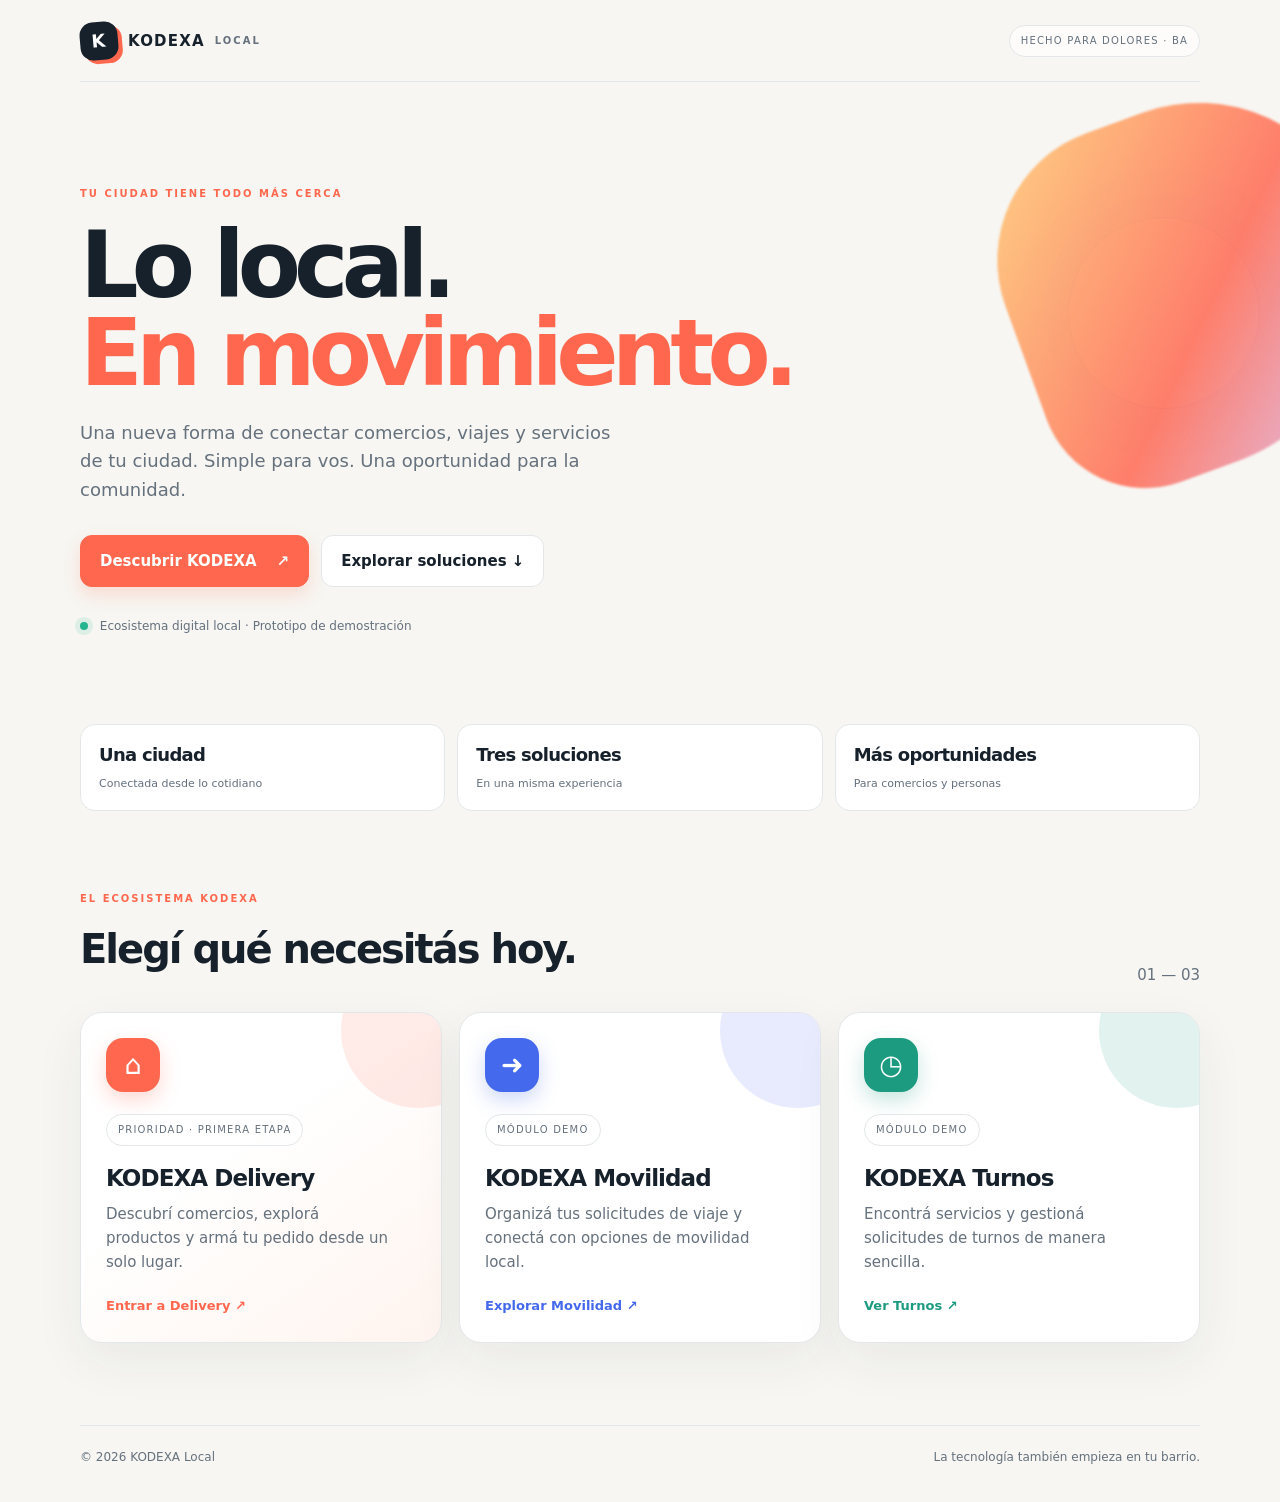
<file: index.html>
<!doctype html>
<html lang="es">
<head>
  <meta charset="utf-8">
  <meta name="viewport" content="width=device-width,initial-scale=1">
  <meta name="theme-color" content="#f7f6f2">
  <meta name="description" content="KODEXA Local: comprá, movete y organizá tu día con soluciones digitales locales.">
  <link rel="manifest" href="manifest.webmanifest">
  <link rel="stylesheet" href="packages/ui/styles.css">
  <title>KODEXA Local — Tu ciudad, más conectada</title>
</head>
<body>
<main class="shell">
  <nav class="top">
    <a class="brand" href="./"><span class="brand-mark">K</span>KODEXA <small>LOCAL</small></a>
    <span class="pill">HECHO PARA DOLORES · BA</span>
  </nav>
  <section class="hero">
    <p class="eyebrow">TU CIUDAD TIENE TODO MÁS CERCA</p>
    <h1>Lo local.<br><span>En movimiento.</span></h1>
    <p class="lead">Una nueva forma de conectar comercios, viajes y servicios de tu ciudad. Simple para vos. Una oportunidad para la comunidad.</p>
    <div class="hero-actions">
      <a class="btn primary" href="apps/delivery/">Descubrir KODEXA <b>↗</b></a>
      <a class="btn ghost" href="#ecosistema">Explorar soluciones ↓</a>
    </div>
    <div class="hero-note"><i></i> Ecosistema digital local · Prototipo de demostración</div>
  </section>
  <div class="stats-strip" aria-label="El ecosistema KODEXA">
    <div class="mini-stat"><strong>Una ciudad</strong><span>Conectada desde lo cotidiano</span></div>
    <div class="mini-stat"><strong>Tres soluciones</strong><span>En una misma experiencia</span></div>
    <div class="mini-stat"><strong>Más oportunidades</strong><span>Para comercios y personas</span></div>
  </div>
  <section id="ecosistema" class="section">
    <div class="section-head">
      <div><p class="eyebrow">EL ECOSISTEMA KODEXA</p><h2>Elegí qué necesitás hoy.</h2></div>
      <span class="muted">01 — 03</span>
    </div>
    <div class="app-grid">
      <a class="app-card featured" href="apps/delivery/">
        <span class="app-icon">⌂</span><span class="tag">PRIORIDAD · PRIMERA ETAPA</span>
        <h3>KODEXA Delivery</h3><p>Descubrí comercios, explorá productos y armá tu pedido desde un solo lugar.</p>
        <span class="card-link">Entrar a Delivery ↗</span>
      </a>
      <a class="app-card mobility" href="apps/movilidad/">
        <span class="app-icon">➜</span><span class="tag">MÓDULO DEMO</span>
        <h3>KODEXA Movilidad</h3><p>Organizá tus solicitudes de viaje y conectá con opciones de movilidad local.</p>
        <span class="card-link">Explorar Movilidad ↗</span>
      </a>
      <a class="app-card turns" href="apps/turnos/">
        <span class="app-icon">◷</span><span class="tag">MÓDULO DEMO</span>
        <h3>KODEXA Turnos</h3><p>Encontrá servicios y gestioná solicitudes de turnos de manera sencilla.</p>
        <span class="card-link">Ver Turnos ↗</span>
      </a>
    </div>
  </section>
  <footer><span>© 2026 KODEXA Local</span><span>La tecnología también empieza en tu barrio.</span></footer>
</main>
<script type="module" src="packages/core/interactions.js"></script>
</body>
</html>
</file>
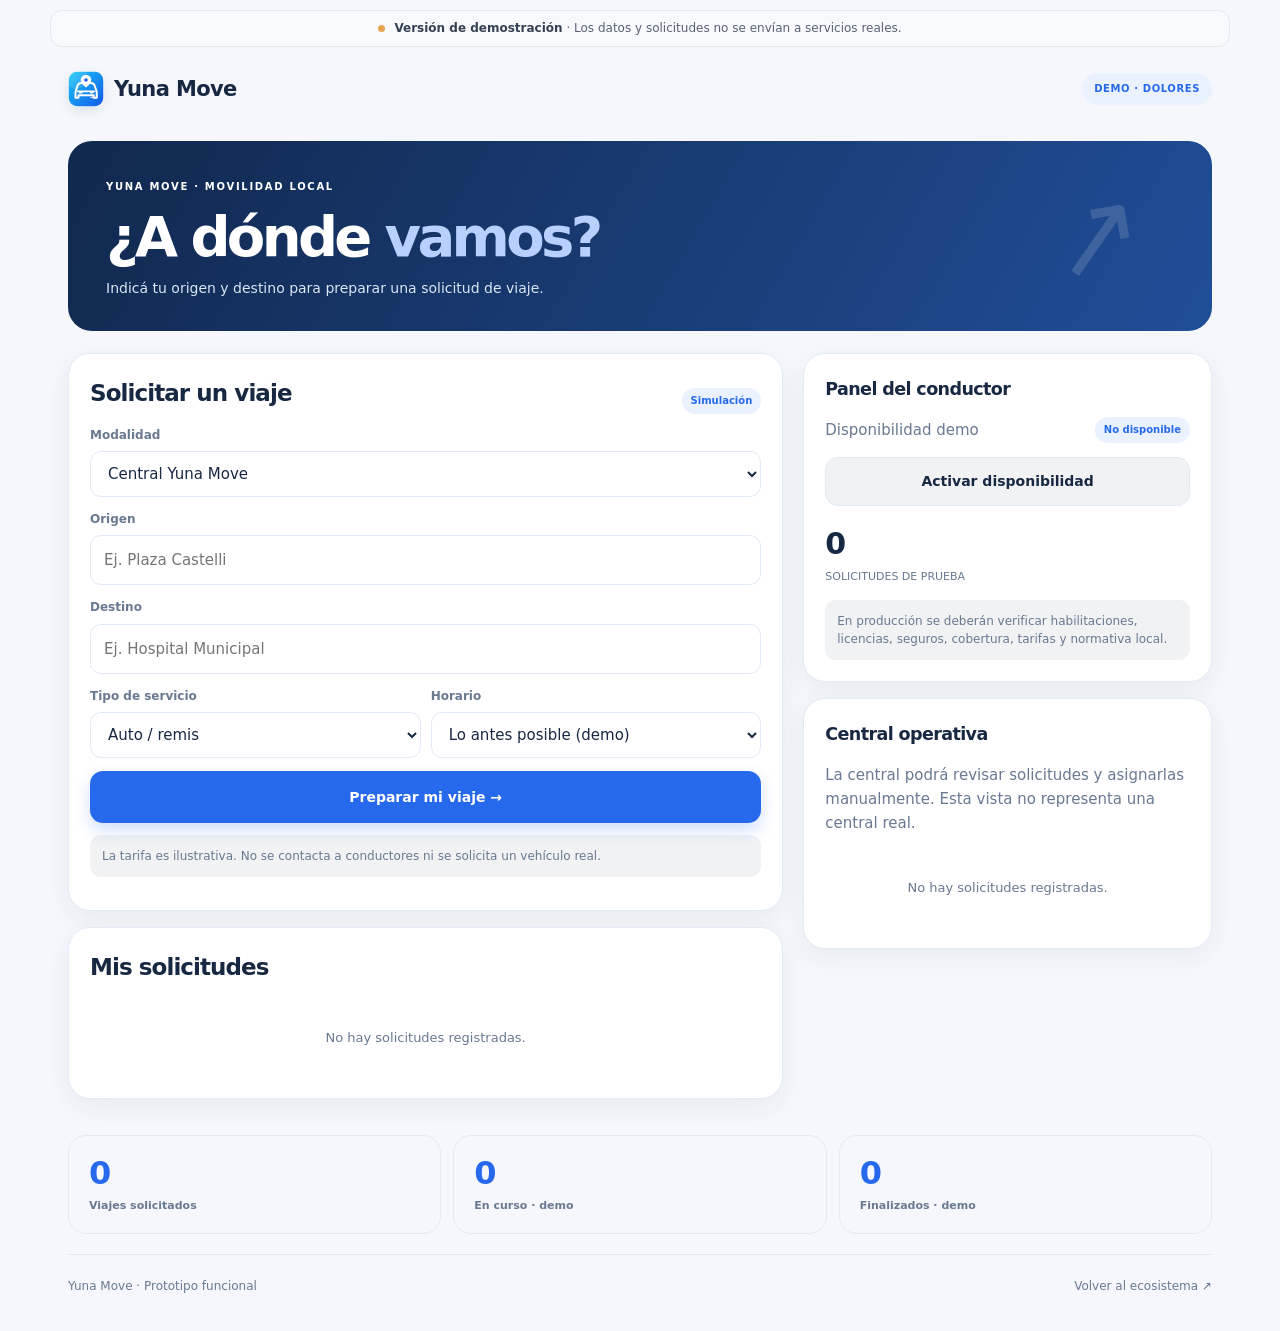
<file: apps/movilidad/index.html>
<!doctype html><html lang="es"><head><link rel="icon" type="image/png" href="../../assets/yuna-move/icon.png"><link rel="apple-touch-icon" href="../../assets/yuna-move/icon.png"><meta name="theme-color" content="#2563eb"><meta charset="utf-8"><meta name="viewport" content="width=device-width,initial-scale=1"><link rel="manifest" href="manifest.webmanifest"><link rel="stylesheet" href="../../packages/ui/styles.css"><link rel="stylesheet" href="../../packages/ui/yuna-products.css"><link rel="stylesheet" href="../../packages/ui/yuna-commercial.css"><link rel="stylesheet" href="../../packages/ui/yuna-app-shell.css"><title>Yuna Move · Soluciones locales de Yuna</title></head><body class="module-movilidad"><main class="page"><nav class="top"><a class="brand" href="../../" aria-label="Yuna Move"><img src="../../assets/yuna-move/icon.svg" alt="" style="height:36px;width:36px;border-radius:10px;vertical-align:middle;margin-right:10px"><span style="font-weight:800;letter-spacing:-.03em">Yuna Move</span></a><span class="pill">DEMO · DOLORES</span></nav><header class="service-intro"><div class="service-intro-copy"><span class="service-kicker">YUNA MOVE · MOVILIDAD LOCAL</span><h1>¿A dónde <em>vamos?</em></h1><p>Indicá tu origen y destino para preparar una solicitud de viaje.</p></div><div class="service-intro-symbol" aria-hidden="true">↗</div></header><div class="layout"><section><div class="panel"><div class="row between"><h2>Solicitar un viaje</h2><span class="chip">Simulación</span></div><div class="field"><label>Modalidad</label><select id="mode"><option>Central Yuna Move</option><option>Conductor directo</option></select></div><div class="field"><label>Origen</label><input id="origin" placeholder="Ej. Plaza Castelli"></div><div class="field"><label>Destino</label><input id="destination" placeholder="Ej. Hospital Municipal"></div><div class="row"><div class="field"><label>Tipo de servicio</label><select id="vehicle"><option>Auto / remis</option><option>Viaje programado</option></select></div><div class="field"><label>Horario</label><select id="when"><option>Lo antes posible (demo)</option><option>Programar (a coordinar)</option></select></div></div><button class="action" id="request">Preparar mi viaje →</button><p class="notice">La tarifa es ilustrativa. No se contacta a conductores ni se solicita un vehículo real.</p></div><div class="panel"><h2>Mis solicitudes</h2><div id="trips" class="list"></div></div></section><aside><div class="panel"><h3>Panel del conductor</h3><div class="row between"><span class="muted">Disponibilidad demo</span><span class="chip" id="availability">No disponible</span></div><button class="action secondary" id="toggle" style="width:100%;margin:14px 0">Activar disponibilidad</button><div class="stat" id="trip-count">0</div><div class="stat-label">SOLICITUDES DE PRUEBA</div><div class="notice" style="margin-top:15px">En producción se deberán verificar habilitaciones, licencias, seguros, cobertura, tarifas y normativa local.</div></div><div class="panel"><h3>Central operativa</h3><p class="muted">La central podrá revisar solicitudes y asignarlas manualmente. Esta vista no representa una central real.</p><div id="dispatch" class="list"></div></div></aside></div><div class="product-metrics" aria-label="Resumen de movilidad"><div class="product-metric"><strong id="metric-trips">0</strong><span>Viajes solicitados</span></div><div class="product-metric"><strong id="metric-active">0</strong><span>En curso · demo</span></div><div class="product-metric"><strong id="metric-done">0</strong><span>Finalizados · demo</span></div></div><footer><span>Yuna Move · Prototipo funcional</span><a href="../../">Volver al ecosistema ↗</a></footer></main><script src="../../packages/core/backend-config.js"></script><script type="module" src="../../packages/core/environment-banner.js"></script><script type="module" src="../../packages/core/interactions.js"></script><script type="module" src="./app.js"></script><script type="module" src="../../packages/core/yuna-app-shell.js"></script></body></html>
</file>
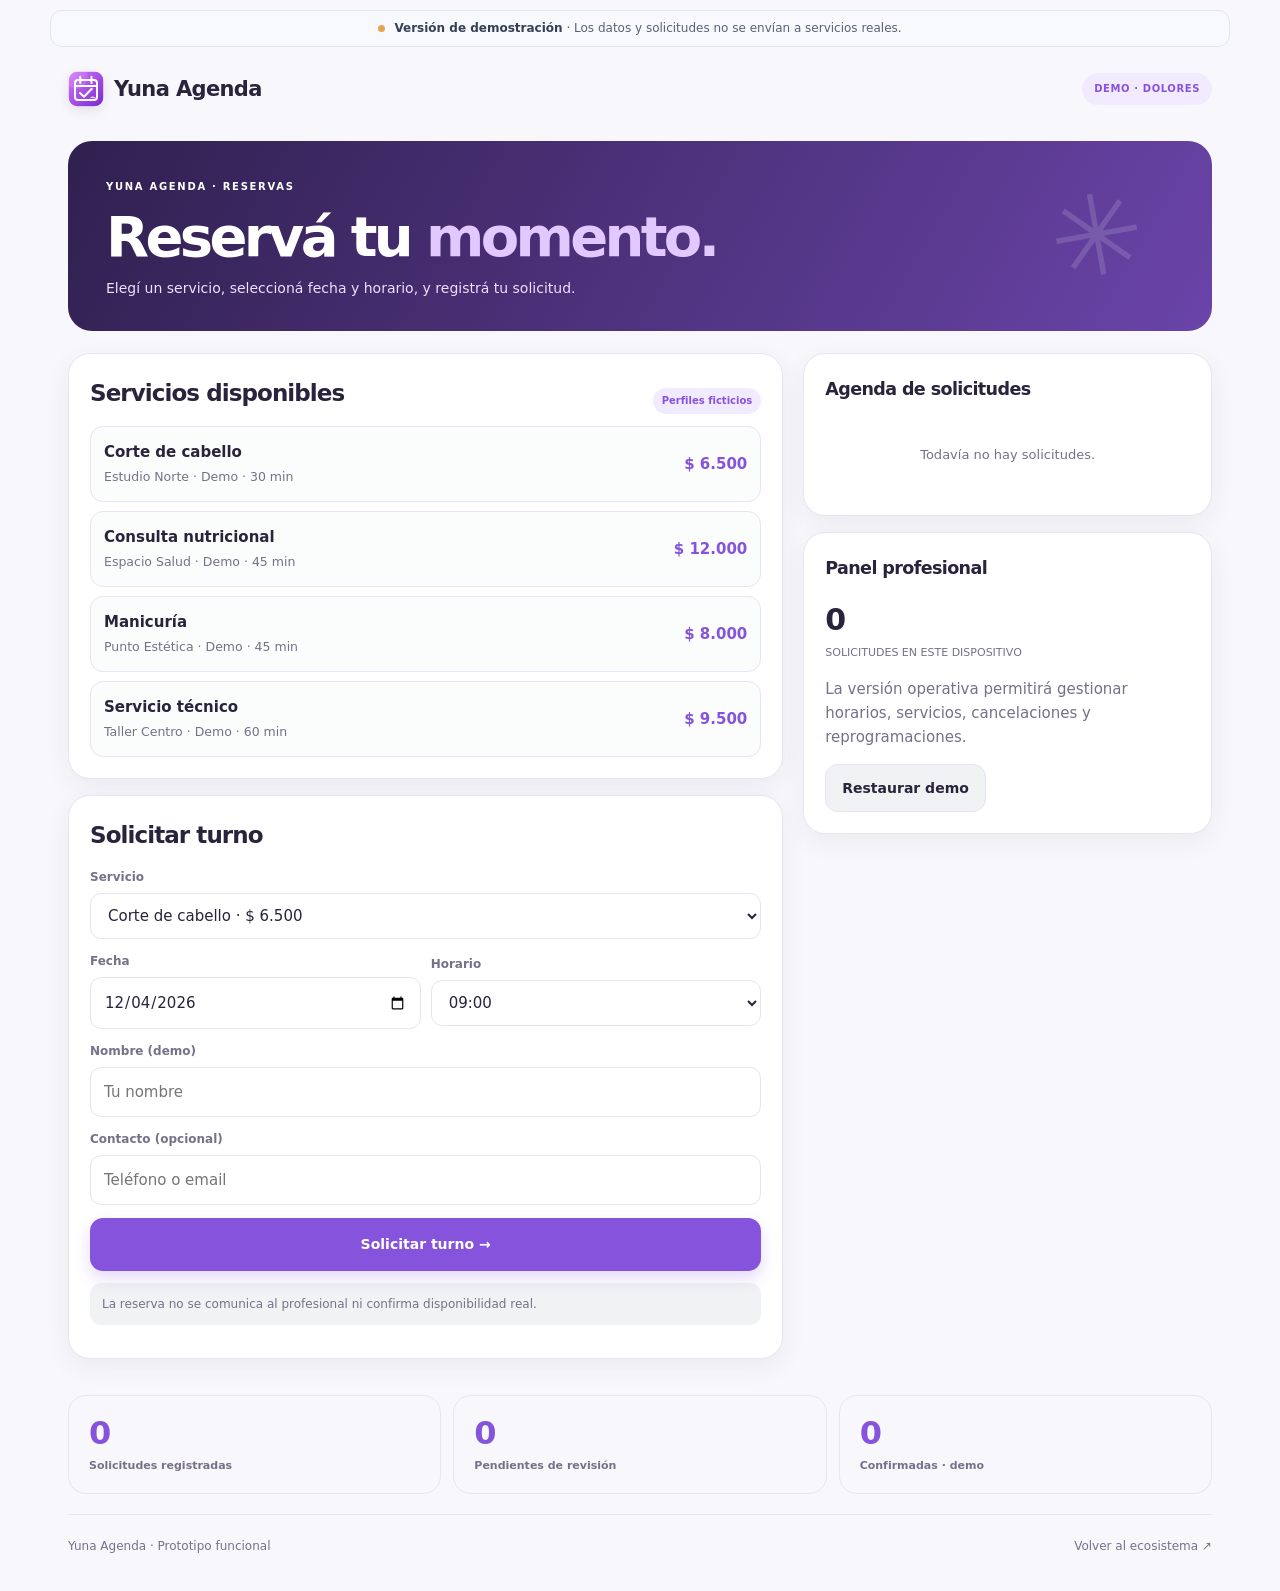
<file: apps/turnos/index.html>
<!doctype html><html lang="es"><head><link rel="icon" type="image/png" href="../../assets/yuna-agenda/icon.png"><link rel="apple-touch-icon" href="../../assets/yuna-agenda/icon.png"><meta name="theme-color" content="#9333ea"><meta charset="utf-8"><meta name="viewport" content="width=device-width,initial-scale=1"><link rel="manifest" href="manifest.webmanifest"><link rel="stylesheet" href="../../packages/ui/styles.css"><link rel="stylesheet" href="../../packages/ui/yuna-products.css"><link rel="stylesheet" href="../../packages/ui/yuna-commercial.css"><link rel="stylesheet" href="../../packages/ui/yuna-app-shell.css"><title>Yuna Agenda · Soluciones locales de Yuna</title></head><body class="module-turnos"><main class="page"><nav class="top"><a class="brand" href="../../" aria-label="Yuna Agenda"><img src="../../assets/yuna-agenda/icon.svg" alt="" style="height:36px;width:36px;border-radius:10px;vertical-align:middle;margin-right:10px"><span style="font-weight:800;letter-spacing:-.03em">Yuna Agenda</span></a><span class="pill">DEMO · DOLORES</span></nav><header class="service-intro"><div class="service-intro-copy"><span class="service-kicker">YUNA AGENDA · RESERVAS</span><h1>Reservá tu <em>momento.</em></h1><p>Elegí un servicio, seleccioná fecha y horario, y registrá tu solicitud.</p></div><div class="service-intro-symbol" aria-hidden="true">✳</div></header><div class="layout"><section><div class="panel"><div class="row between"><h2>Servicios disponibles</h2><span class="chip">Perfiles ficticios</span></div><div id="services" class="list"></div></div><div class="panel"><h2>Solicitar turno</h2><div class="field"><label>Servicio</label><select id="service"></select></div><div class="row"><div class="field"><label>Fecha</label><input type="date" id="date"></div><div class="field"><label>Horario</label><select id="time"><option>09:00</option><option>10:00</option><option>11:00</option><option>14:00</option><option>15:00</option><option>16:00</option></select></div></div><div class="field"><label>Nombre (demo)</label><input id="customer" placeholder="Tu nombre"></div><div class="field"><label>Contacto (opcional)</label><input id="contact" placeholder="Teléfono o email"></div><button class="action" id="book">Solicitar turno →</button><p class="notice">La reserva no se comunica al profesional ni confirma disponibilidad real.</p></div></section><aside><div class="panel"><h3>Agenda de solicitudes</h3><div id="appointments" class="list"></div></div><div class="panel"><h3>Panel profesional</h3><div class="stat" id="count">0</div><div class="stat-label">SOLICITUDES EN ESTE DISPOSITIVO</div><p class="muted">La versión operativa permitirá gestionar horarios, servicios, cancelaciones y reprogramaciones.</p><button class="action secondary" id="reset">Restaurar demo</button></div></aside></div><div class="product-metrics" aria-label="Resumen de agenda"><div class="product-metric"><strong id="metric-total">0</strong><span>Solicitudes registradas</span></div><div class="product-metric"><strong id="metric-pending">0</strong><span>Pendientes de revisión</span></div><div class="product-metric"><strong id="metric-confirmed">0</strong><span>Confirmadas · demo</span></div></div><footer><span>Yuna Agenda · Prototipo funcional</span><a href="../../">Volver al ecosistema ↗</a></footer></main><script src="../../packages/core/backend-config.js"></script><script type="module" src="../../packages/core/environment-banner.js"></script><script type="module" src="../../packages/core/interactions.js"></script><script type="module" src="./app.js"></script><script type="module" src="../../packages/core/yuna-app-shell.js"></script></body></html>
</file>
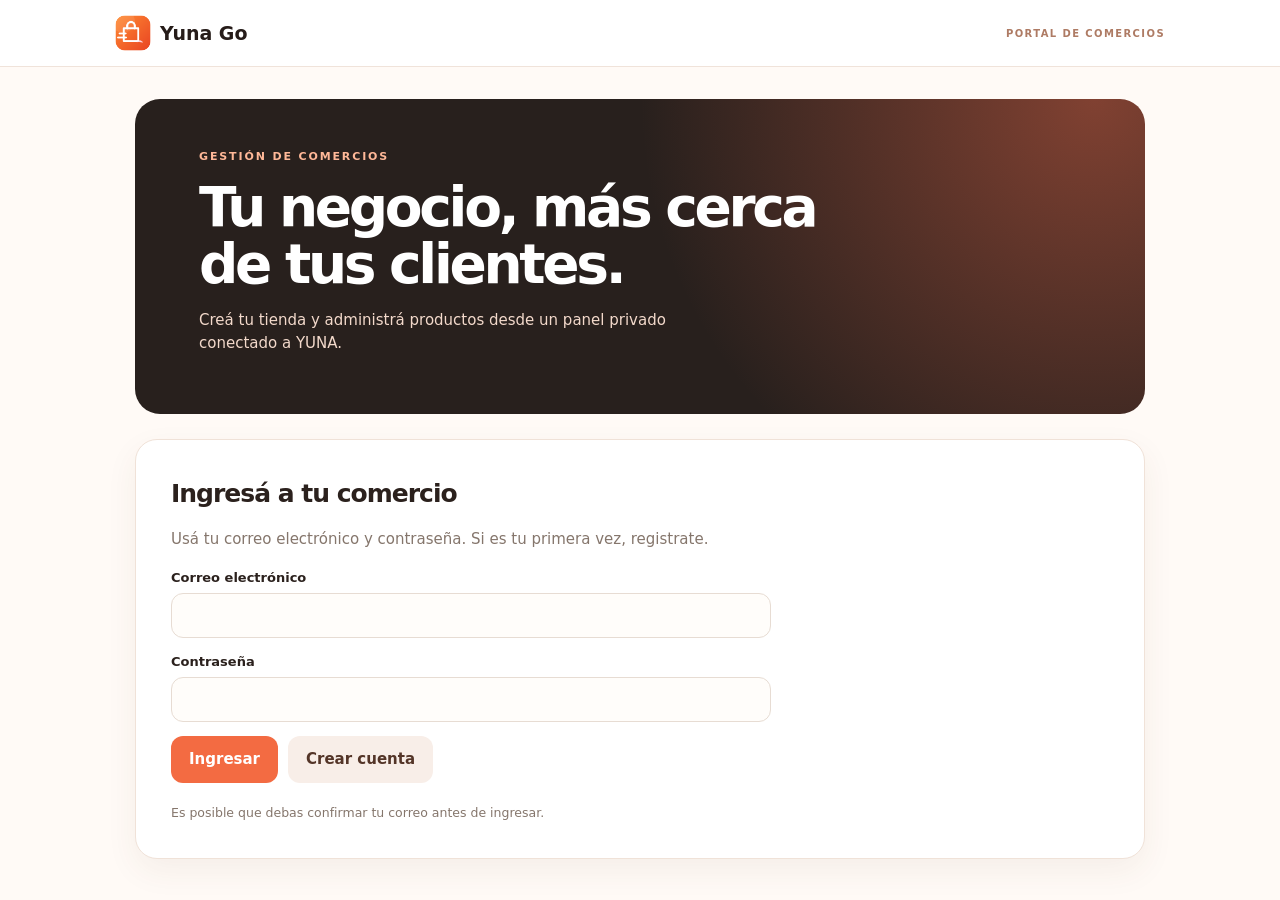
<file: apps/delivery/comercios.html>
<!doctype html><html lang="es"><head><meta charset="utf-8"><meta name="viewport" content="width=device-width,initial-scale=1"><meta name="theme-color" content="#ff643c"><title>Yuna Go | Portal de comercios</title><link rel="icon" href="../../assets/yuna-go/icon.png"><link rel="stylesheet" href="../../packages/ui/styles.css"><link rel="stylesheet" href="../../packages/ui/yuna-go-portal.css"></head><body class="go-portal"><header class="go-head"><a href="./"><img src="../../assets/yuna-go/icon.png" alt=""> <b>Yuna Go</b></a><span>PORTAL DE COMERCIOS</span><button id="logout" hidden>Cerrar sesión</button></header><main><section class="go-hero"><span>GESTIÓN DE COMERCIOS</span><h1>Tu negocio, más cerca<br>de tus clientes.</h1><p>Creá tu tienda y administrá productos desde un panel privado conectado a YUNA.</p></section><p id="feedback" role="status" aria-live="polite"></p><section id="auth-panel" class="go-panel"><h2>Ingresá a tu comercio</h2><p>Usá tu correo electrónico y contraseña. Si es tu primera vez, registrate.</p><form id="auth-form"><label>Correo electrónico<input id="email" type="email" autocomplete="email" required></label><label>Contraseña<input id="password" type="password" minlength="8" autocomplete="current-password" required></label><div class="go-actions"><button type="submit" id="login">Ingresar</button><button type="button" id="register" class="secondary">Crear cuenta</button></div></form><small>Es posible que debas confirmar tu correo antes de ingresar.</small></section><section id="dashboard" hidden><div class="go-panel"><h2>Mis comercios</h2><p>Los comercios nuevos permanecen pendientes de aprobación y no aparecen públicamente hasta ser habilitados.</p><div id="stores"></div><form id="store-form"><h3>Registrar un comercio</h3><label>Nombre<input name="name" minlength="2" maxlength="100" required></label><label>Rubro<select name="category"><option>Cafetería</option><option>Comidas</option><option>Almacén</option><option>Otros</option></select></label><label>Dirección<input name="address" maxlength="200" required></label><label>Teléfono<input name="phone" type="tel" maxlength="35" required></label><label>Descripción<textarea name="description" maxlength="500"></textarea></label><button type="submit">Registrar comercio</button></form></div><div class="go-panel"><h2>Catálogo de productos</h2><label>Comercio<select id="store-select"></select></label><form id="product-form"><label>Producto<input name="name" minlength="2" maxlength="120" required></label><label>Precio (ARS)<input name="price" type="number" min="0.01" step="0.01" required></label><label>Descripción<input name="description" maxlength="500"></label><label>URL de fotografía (opcional)<input name="image_url" type="url"></label><button type="submit">Agregar producto</button></form><div id="products"></div></div></section></main><script src="../../packages/core/backend-config.js"></script><script type="module" src="./portal.js"></script></body></html>
</file>
<file: packages/ui/styles.css>
:root{color-scheme:light;--bg:#f7f6f2;--surface:#fff;--surface-2:#f0f2f4;--ink:#17212b;--muted:#65717d;--line:#e3e7e9;--accent:#ff684f;--accent-soft:#fff0ec;--accent-ink:#fff;--blue:#4569ed;--green:#23a78c;--gold:#d9a441;--shadow:0 18px 50px #1c2a3810}*{box-sizing:border-box}html{scroll-behavior:smooth}body{margin:0;background:var(--bg);color:var(--ink);font:15px/1.6 Inter,ui-sans-serif,system-ui,-apple-system,"Segoe UI",sans-serif;overflow-x:hidden}body.module-delivery{--accent:#ff684f;--accent-soft:#fff0ec}body.module-movilidad{--accent:#4569ed;--accent-soft:#edf1ff}body.module-turnos{--accent:#1d9b80;--accent-soft:#e8f7f2}a{color:inherit;text-decoration:none}button,input,select,textarea{font:inherit}.shell{max-width:1180px;margin:auto;padding:0 30px}.top{height:82px;display:flex;align-items:center;justify-content:space-between;border-bottom:1px solid var(--line);gap:12px}.brand{display:flex;align-items:center;gap:10px;font-weight:900;letter-spacing:.08em;color:var(--ink)}.brand small{font-size:10px;color:var(--muted);letter-spacing:.2em}.brand-mark{display:grid;place-items:center;width:38px;height:38px;background:var(--ink);border-radius:13px;color:#fff;font-size:18px;box-shadow:4px 4px 0 var(--accent);transform:rotate(-5deg)}.pill,.tag{font-size:10px;letter-spacing:.12em;color:var(--muted);border:1px solid var(--line);padding:7px 11px;border-radius:30px;background:#ffffffb8}.hero{position:relative;isolation:isolate;padding:94px 0 88px;max-width:790px}.hero:after{content:"";position:absolute;z-index:-1;width:360px;height:360px;right:-500px;top:25px;border-radius:45% 55% 65% 35%;background:linear-gradient(135deg,#ffcf7a,#ff725d 55%,#d9c5ff);filter:blur(1px);opacity:.9;transform:rotate(-20deg);animation:float 8s ease-in-out infinite}.hero:before{content:"";position:absolute;z-index:-1;width:190px;height:190px;right:-390px;top:135px;border:1px solid #4569ed55;border-radius:50%;box-shadow:0 0 0 24px #4569ed0b,0 0 0 48px #4569ed08}.eyebrow{font-size:10px;letter-spacing:.2em;color:var(--accent);font-weight:900}.hero h1{font-size:clamp(50px,8vw,92px);line-height:.96;letter-spacing:-.075em;margin:20px 0;color:var(--ink)}.hero h1 span{color:var(--accent)}.lead{font-size:18px;color:var(--muted);max-width:550px}.hero-actions{display:flex;gap:12px;flex-wrap:wrap;margin:30px 0}.btn{display:inline-flex;align-items:center;justify-content:center;gap:20px;padding:13px 19px;border-radius:12px;font-weight:800;border:1px solid var(--line);transition:transform .2s,box-shadow .2s,background .2s}.btn:hover{transform:translateY(-3px);box-shadow:0 12px 24px #17212b18}.btn.primary{background:var(--accent);color:#fff;border-color:var(--accent);box-shadow:0 8px 18px #ff684f30}.btn.ghost{background:var(--surface)}.hero-note{font-size:12px;color:var(--muted)}.hero-note i{display:inline-block;width:8px;height:8px;background:#25b58e;border-radius:50%;margin-right:8px;box-shadow:0 0 0 5px #25b58e20}.section{padding:35px 0 82px}.section-head{display:flex;align-items:end;justify-content:space-between;margin-bottom:25px}.section h2{font-size:clamp(26px,4vw,40px);letter-spacing:-.05em;margin:6px 0}.muted{color:var(--muted)}.app-grid{display:grid;grid-template-columns:repeat(3,1fr);gap:17px}.app-card{position:relative;isolation:isolate;overflow:hidden;display:flex;flex-direction:column;min-height:285px;padding:25px;background:var(--surface);border:1px solid var(--line);border-radius:22px;box-shadow:var(--shadow);transition:transform .25s,border-color .25s,box-shadow .25s}.app-card:after{content:"";position:absolute;z-index:-1;width:155px;height:155px;right:-55px;top:-60px;border-radius:50%;background:var(--card-tint,#ff684f);opacity:.13;transition:transform .35s}.app-card:hover{transform:translateY(-7px);border-color:var(--card-tint,var(--accent));box-shadow:0 24px 55px #1c2a3818}.app-card:hover:after{transform:scale(1.5)}.app-card.featured{--card-tint:#ff684f;background:linear-gradient(145deg,#fff 40%,#fff4ef)}.app-card.mobility{--card-tint:#4569ed}.app-card.turns{--card-tint:#1d9b80}.app-icon{display:grid;place-items:center;width:54px;height:54px;border-radius:17px;background:var(--card-tint,var(--accent));color:#fff;font-size:27px;margin-bottom:22px;box-shadow:0 8px 20px color-mix(in srgb,var(--card-tint,var(--accent)) 25%,transparent)}.app-card h3{font-size:23px;letter-spacing:-.04em;margin:14px 0 5px}.app-card p{color:var(--muted);margin:0 0 22px;max-width:290px}.card-link{margin-top:auto;color:var(--card-tint,var(--accent));font-size:13px;font-weight:850}.app-card .tag{align-self:flex-start}.stats-strip{display:grid;grid-template-columns:repeat(3,1fr);gap:12px;margin:0 0 35px}.mini-stat{padding:16px 18px;background:#fff;border:1px solid var(--line);border-radius:15px}.mini-stat strong{display:block;font-size:18px;letter-spacing:-.04em}.mini-stat span{font-size:11px;color:var(--muted)}footer{border-top:1px solid var(--line);padding:22px 0 35px;display:flex;justify-content:space-between;color:var(--muted);font-size:12px}.page{max-width:1180px;margin:auto;padding:0 26px 60px}.page-head{position:relative;padding:45px 0 30px}.back{color:var(--muted);font-size:13px;font-weight:700}.back:hover{color:var(--accent)}.page-head h1{font-size:clamp(40px,6vw,65px);letter-spacing:-.07em;line-height:1.01;margin:18px 0 9px}.page-head h1 span{color:var(--accent)!important}.page-head p{color:var(--muted);max-width:650px}.layout{display:grid;grid-template-columns:minmax(0,1.5fr) minmax(280px,.8fr);gap:19px;align-items:start}.panel{background:var(--surface);border:1px solid var(--line);border-radius:19px;padding:21px;margin-bottom:16px;box-shadow:var(--shadow)}.panel h2,.panel h3{margin:0 0 14px;letter-spacing:-.035em}.row{display:flex;gap:10px;align-items:center;flex-wrap:wrap}.between{justify-content:space-between}.field{display:flex;flex-direction:column;gap:6px;margin-bottom:13px;flex:1;min-width:140px}.field label{font-size:12px;color:var(--muted);font-weight:700}input,select,textarea{width:100%;background:#fbfcfc;border:1px solid var(--line);border-radius:11px;padding:12px 13px;color:var(--ink);outline:none;transition:border-color .2s,box-shadow .2s}input:focus,select:focus,textarea:focus{border-color:var(--accent);box-shadow:0 0 0 4px var(--accent-soft)}.action{border:0;border-radius:11px;background:var(--accent);color:#fff;font-weight:850;padding:12px 16px;cursor:pointer;transition:transform .18s,filter .18s,box-shadow .18s;box-shadow:0 7px 16px color-mix(in srgb,var(--accent) 22%,transparent)}.action:hover{transform:translateY(-2px);filter:saturate(1.12);box-shadow:0 10px 22px color-mix(in srgb,var(--accent) 28%,transparent)}.action:active,.btn:active{transform:scale(.98)}.action.secondary{background:var(--surface-2);color:var(--ink);border:1px solid var(--line);box-shadow:none}.action.danger{background:#fff0f1;color:#bd3447}.list{display:grid;gap:9px}.item{display:flex;gap:12px;align-items:center;justify-content:space-between;padding:13px;background:#fbfcfc;border:1px solid var(--line);border-radius:13px;transition:border-color .2s,transform .2s}.item:hover{border-color:color-mix(in srgb,var(--accent) 45%,var(--line));transform:translateX(2px)}.item strong{display:block}.item small{color:var(--muted)}.price{color:var(--accent);font-weight:900;white-space:nowrap}.chip{font-size:10px;padding:5px 9px;border-radius:20px;background:var(--accent-soft);color:var(--accent);font-weight:800}.empty{color:var(--muted);font-size:13px;padding:15px;text-align:center}.notice{font-size:12px;color:var(--muted);background:var(--surface-2);padding:12px;border-radius:11px}.stat{font-size:30px;font-weight:900;letter-spacing:-.05em}.stat-label{font-size:11px;color:var(--muted)}.tabs{display:flex;gap:7px;flex-wrap:wrap;margin:12px 0 18px}.tab{padding:9px 13px;border:1px solid var(--line);border-radius:10px;color:var(--muted);background:var(--surface);cursor:pointer;font-weight:700;transition:.2s}.tab:hover{border-color:var(--accent);color:var(--accent)}.tab.active{background:var(--accent);color:#fff;border-color:var(--accent);box-shadow:0 5px 14px color-mix(in srgb,var(--accent) 20%,transparent)}.hidden{display:none!important}.reveal{animation:rise .55s both}.item button,.tab,button{touch-action:manipulation}@keyframes rise{from{opacity:0;transform:translateY(12px)}to{opacity:1;transform:translateY(0)}}@keyframes float{0%,100%{transform:translateY(0) rotate(-20deg)}50%{transform:translateY(-18px) rotate(-12deg)}}@media(prefers-reduced-motion:reduce){*,*:before,*:after{scroll-behavior:auto!important;animation-duration:.01ms!important;transition-duration:.01ms!important}}@media(max-width:800px){.hero:before,.hero:after{right:-180px;opacity:.25}.app-grid{grid-template-columns:1fr}.app-card{min-height:230px}.layout{grid-template-columns:1fr}.stats-strip{grid-template-columns:1fr 1fr}.stats-strip .mini-stat:last-child{grid-column:1/-1}}@media(max-width:560px){.shell,.page{padding-left:17px;padding-right:17px}.hero{padding:68px 0 65px}.hero h1{font-size:clamp(48px,13vw,68px)}.section-head{align-items:start}.pill{font-size:9px;padding:6px 8px}.top{height:70px}footer{gap:10px;flex-direction:column}.panel{padding:16px}.item{align-items:flex-start}.item .row{justify-content:flex-end}.tabs{gap:6px}.tab{font-size:12px;padding:8px 10px}}.shop-option.selected{border-color:var(--accent);background:var(--accent-soft);box-shadow:inset 3px 0 0 var(--accent)}.shop-option.selected strong{color:var(--accent)}.tap-feedback{animation:tapPop .22s ease}@keyframes tapPop{50%{transform:scale(.985)}}
/* KODEXA Delivery storefront */
body.module-delivery{--accent:#f15b45;--accent-soft:#fff0e9;background:#fffaf6}
.delivery-page{max-width:1240px}
.delivery-hero{display:grid;grid-template-columns:1.02fr .98fr;gap:36px;align-items:center;padding:38px 0 28px}
.delivery-copy{padding:12px 0}
.delivery-copy h1{font-size:clamp(48px,6.4vw,78px);line-height:.98;letter-spacing:-.075em;margin:20px 0 13px}
.delivery-copy h1 span{color:var(--accent)}
.delivery-copy>p:not(.eyebrow){color:var(--muted);font-size:17px;max-width:480px}
.hero-points{display:flex;gap:17px;flex-wrap:wrap;margin-top:25px;color:#68717a;font-size:12px;font-weight:750}
.delivery-visual{height:340px;position:relative;border-radius:30px;overflow:hidden;background:#f5d7bc;box-shadow:0 22px 55px #6b3b241c;transform:rotate(1deg)}
.delivery-visual:after{content:"";position:absolute;inset:0;background:linear-gradient(90deg,#291b1220,transparent 65%)}
.delivery-visual img{width:100%;height:100%;object-fit:cover}
.visual-bubble{position:absolute;z-index:1;top:22px;right:22px;width:90px;height:90px;border-radius:50%;display:grid;place-content:center;text-align:center;background:#f7c95e;color:#402c1d;font-size:10px;line-height:1.1;letter-spacing:.12em;transform:rotate(9deg);box-shadow:0 8px 20px #0002}
.visual-bubble b{font-size:18px}
.delivery-promo{display:flex;align-items:center;gap:14px;padding:17px 22px;margin:8px 0 24px;border-radius:17px;background:linear-gradient(105deg,#fff0e8,#fff7dc 70%,#f3f7e8);border:1px solid #f5e6d7}
.delivery-promo>span:first-child{font-size:29px}.delivery-promo strong,.delivery-promo small{display:block}.delivery-promo strong{font-size:14px}.delivery-promo small{color:var(--muted);font-size:12px}.promo-spark{margin-left:auto;color:#e79b38;font-size:24px}
.delivery-tabs{margin:20px 0 27px}
.catalog-heading,.products-heading{display:flex;align-items:end;justify-content:space-between;gap:14px;margin:12px 0 17px}
.catalog-heading h2,.products-heading h2{font-size:clamp(25px,3vw,34px);letter-spacing:-.055em;margin:3px 0}
.catalog-heading p,.products-heading p{margin:3px 0}
.search-wrap{display:flex;align-items:center;gap:12px;background:white;border:1px solid #eadfd7;border-radius:14px;padding:0 15px;box-shadow:0 8px 24px #542d1710}
.search-wrap>span{font-size:25px;color:var(--accent)}.search-wrap input{border:0;box-shadow:none!important;background:transparent;padding:15px 0}.search-wrap kbd{color:#a0a0a0}
.category-chips{display:flex;gap:9px;overflow:auto;padding:15px 0 20px}
.category-chip{white-space:nowrap;border:1px solid #eadfd7;background:#fff;border-radius:30px;padding:9px 15px;color:#59616a;font-weight:750;font-size:12px;cursor:pointer;transition:.2s}
.category-chip:hover,.category-chip.active{background:#2c2825;color:#fff;border-color:#2c2825;transform:translateY(-1px)}
.catalog-main{min-width:0}
.shop-panel{padding:21px;margin-bottom:24px}
.shop-panel h2{margin:0;font-size:20px}.shop-panel .muted{font-size:12px;margin:0}
.tiny-label{font-size:10px;letter-spacing:.14em;color:#a0a0a0}
.shop-grid{display:grid;grid-template-columns:repeat(3,minmax(0,1fr));gap:12px;margin-top:17px}
.shop-card{padding:0;text-align:left;overflow:hidden;background:#fff;border:1px solid var(--line);border-radius:15px;cursor:pointer;color:var(--ink);transition:transform .2s,border-color .2s,box-shadow .2s}
.shop-card:hover{transform:translateY(-4px);box-shadow:0 13px 28px #422b1b12}.shop-card.selected{border:2px solid var(--accent);box-shadow:0 8px 20px #f15b451c}
.shop-photo{height:118px;display:block;position:relative;overflow:hidden;background:#f2e7df}.shop-photo img{width:100%;height:100%;object-fit:cover;transition:transform .35s}.shop-card:hover .shop-photo img{transform:scale(1.06)}
.shop-badge{position:absolute;left:9px;bottom:9px;background:#fffdf1eF;color:#5c4536;border-radius:20px;padding:5px 8px;font-size:8px;font-weight:900;letter-spacing:.1em}
.shop-info{display:block;padding:12px}.shop-info strong,.shop-info small{display:block}.shop-info strong{font-size:13px}.shop-info small{font-size:10px;color:var(--muted);line-height:1.35;min-height:28px;margin-top:4px}
.shop-discover{display:flex;justify-content:space-between;color:var(--accent);font-size:10px;font-weight:900;margin-top:10px}
.product-grid{display:grid;grid-template-columns:repeat(2,minmax(0,1fr));gap:14px}
.product-card{overflow:hidden;border:1px solid var(--line);background:#fff;border-radius:17px;transition:transform .2s,box-shadow .2s}
.product-card:hover{transform:translateY(-3px);box-shadow:0 13px 30px #422b1b12}
.product-photo{height:155px;position:relative;overflow:hidden;background:#f3eae4}.product-photo img{width:100%;height:100%;object-fit:cover;transition:transform .35s}.product-card:hover .product-photo img{transform:scale(1.05)}
.product-emoji{position:absolute;bottom:9px;left:10px;background:#ffffffed;width:34px;height:34px;display:grid;place-items:center;border-radius:11px;font-size:19px;box-shadow:0 3px 9px #0001}
.product-info{padding:13px}.product-info>strong{display:block;font-size:14px;min-height:23px}.product-buy{display:flex;align-items:center;justify-content:space-between;margin-top:10px}
.add-button{width:35px;height:35px;border:0;border-radius:11px;background:var(--accent);color:white;font-size:24px;line-height:1;cursor:pointer;box-shadow:0 5px 12px #f15b4538;transition:transform .18s}.add-button:hover{transform:scale(1.08) rotate(4deg)}
.cart-column{position:sticky;top:16px}.cart-panel{padding:20px;border-radius:20px}.cart-heading{display:flex;align-items:center;justify-content:space-between;margin-bottom:13px}.cart-heading h2{margin:2px 0;font-size:22px}.cart-heading .eyebrow{margin:0}.cart-count{display:inline-grid;place-items:center;background:var(--accent-soft);color:var(--accent);font-size:11px;width:25px;height:25px;border-radius:50%;vertical-align:middle}
.cart-item{padding:10px 0;border:0;border-bottom:1px solid var(--line);border-radius:0;background:transparent}.cart-item strong{font-size:12px}.cart-item small{font-size:10px}.cart-item .price{font-size:12px}
.remove-item{border:0;background:#f5f1ee;color:#8c817a;border-radius:8px;width:26px;height:26px;font-size:17px;cursor:pointer}
.total-row{display:flex;align-items:center;justify-content:space-between;padding:17px 0 5px;font-size:13px;font-weight:800}.total-row .price{font-size:20px}
.checkout-btn{width:100%;display:flex;justify-content:space-between;align-items:center;margin-top:12px;padding:15px 17px}.checkout-btn span{font-size:19px}
.cart-panel .notice{font-size:10px;line-height:1.5;background:#faf5ef}
@media(max-width:900px){.delivery-hero{grid-template-columns:1fr  .8fr;gap:20px}.delivery-visual{height:290px}.shop-grid{grid-template-columns:1fr 1fr}.shop-card:last-child{display:none}}
@media(max-width:720px){.delivery-hero{grid-template-columns:1fr;padding-top:25px}.delivery-copy{padding-bottom:0}.delivery-visual{height:220px;transform:none}.delivery-copy h1{font-size:clamp(48px,12vw,68px)}.layout{grid-template-columns:1fr}.cart-column{position:static}.shop-grid{grid-template-columns:repeat(3,minmax(0,1fr))}.shop-card:last-child{display:block}.shop-photo{height:90px}.shop-info{padding:9px}.shop-info strong{font-size:11px}.shop-info small{font-size:9px}.shop-discover{font-size:9px}.product-photo{height:135px}}
@media(max-width:460px){.shop-grid{grid-template-columns:1fr 1fr}.shop-card:last-child{display:block}.shop-photo{height:105px}.product-grid{gap:10px}.product-photo{height:118px}.product-info{padding:10px}.product-info>strong{font-size:12px}.catalog-heading{align-items:start;flex-direction:column}.delivery-promo{padding:13px}.hero-points{gap:9px;font-size:10px}}

/* Discovery, promotions and favorites */
.promo-section,.featured-section{margin:25px 0 34px}
.promo-heading{display:flex;align-items:end;justify-content:space-between;gap:15px;margin-bottom:14px}
.promo-heading h2{font-size:clamp(24px,3vw,32px);letter-spacing:-.055em;margin:2px 0}
.promo-heading p{margin:2px 0}
.promo-grid{display:grid;grid-template-columns:repeat(3,minmax(0,1fr));gap:13px}
.promo-card{min-height:142px;display:flex;align-items:center;gap:13px;text-align:left;padding:17px;border:1px solid transparent;border-radius:18px;cursor:pointer;color:#342b25;transition:transform .2s,box-shadow .2s}
.promo-card:hover{transform:translateY(-4px);box-shadow:0 14px 28px #422b1b14}
.promo-coffee{background:linear-gradient(125deg,#f9e3d3,#fff2e8)}.promo-fresh{background:linear-gradient(125deg,#e3f0dc,#f4f8e9)}.promo-meal{background:linear-gradient(125deg,#f8e2c8,#fff1dc)}
.promo-icon{display:grid;place-items:center;flex:0 0 48px;height:48px;background:#ffffffb8;border-radius:15px;font-size:25px}
.promo-card>span:nth-child(2){display:grid;gap:3px;min-width:0}.promo-card small{font-size:8px;letter-spacing:.13em;font-weight:900;opacity:.65}.promo-card strong{font-size:16px;letter-spacing:-.035em}.promo-card em{font-style:normal;font-size:10px;opacity:.72}.promo-card>b{margin-left:auto;font-size:20px}
.featured-grid{display:grid;grid-template-columns:repeat(3,minmax(0,1fr));gap:14px}
.featured-card{position:relative;overflow:hidden;display:grid;grid-template-columns:104px 1fr;min-height:128px;background:#fff;border:1px solid var(--line);border-radius:17px;box-shadow:0 8px 24px #422b1b0a}
.featured-card>img{width:104px;height:100%;min-height:128px;object-fit:cover}
.featured-copy{display:flex;flex-direction:column;align-items:flex-start;justify-content:center;gap:4px;padding:12px 11px 12px 13px;min-width:0}
.featured-copy small{font-size:9px;color:var(--muted)}.featured-copy strong{font-size:12px;line-height:1.25}.featured-copy .price{font-size:12px}
.featured-add{border:0;background:var(--accent-soft);color:var(--accent);border-radius:8px;padding:6px 8px;font-size:9px;font-weight:900;cursor:pointer;margin-top:3px}
.favorite-button{position:absolute;top:9px;right:9px;width:32px;height:32px;border:0;border-radius:50%;background:#fffef0ed;color:#5d5149;font-size:19px;line-height:1;cursor:pointer;box-shadow:0 3px 10px #0002;transition:transform .18s,color .18s}
.favorite-button:hover{transform:scale(1.12)}.favorite-button.is-favorite{color:#ed4d66}
.product-photo .favorite-button{top:10px;right:10px}
@media(max-width:900px){.featured-grid{grid-template-columns:1fr 1fr}.featured-card:last-child{display:none}.promo-grid{gap:9px}.promo-card{padding:13px;gap:9px}.promo-icon{flex-basis:40px;height:40px}}
@media(max-width:600px){.promo-grid{grid-template-columns:1fr}.promo-card{min-height:95px}.promo-card strong{font-size:17px}.featured-grid{grid-template-columns:1fr 1fr}.featured-card:last-child{display:grid}.featured-card{grid-template-columns:82px 1fr;min-height:118px}.featured-card>img{width:82px;min-height:118px}.featured-copy{padding:10px}.featured-copy strong{font-size:11px}.featured-add{font-size:8px}.promo-heading{align-items:start;flex-direction:column}}

/* Merchant self-service onboarding */
.merchant-cta{margin-left:auto;margin-right:12px;font-size:11px;color:var(--muted);font-weight:700;white-space:nowrap}
.merchant-cta b{color:var(--accent)}
.merchant-header{padding:28px 0 18px;max-width:720px}
.merchant-header h2{font-size:clamp(30px,5vw,48px);letter-spacing:-.065em;line-height:1.03;margin:9px 0}
.merchant-header p{max-width:620px}
.merchant-layout{display:grid;grid-template-columns:minmax(0,1.2fr) minmax(250px,.8fr);gap:18px;align-items:start}
.merchant-form-panel h3,.merchant-benefits h3{font-size:22px;letter-spacing:-.04em;margin:12px 0 5px}
.merchant-form-panel form{margin-top:18px}
.merchant-form-panel .action,.merchant-layout form>.action{width:100%;margin-top:6px}
.merchant-benefits{padding:27px;border-radius:20px;background:linear-gradient(145deg,#fff0e8,#fff7df 65%,#f0f6e9);border:1px solid #f0e2d6}
.benefit-icon{width:54px;height:54px;border-radius:17px;background:#fff;display:grid;place-items:center;font-size:28px;box-shadow:0 7px 18px #61391b12}
.merchant-benefits p,.merchant-benefits li{font-size:13px;color:#665e56}
.merchant-benefits ul{padding-left:20px;display:grid;gap:9px;margin:17px 0 22px}
.merchant-benefits .notice{background:#ffffffb8;color:#6e6259}
.merchant-dashboard-head{display:flex;align-items:center;justify-content:space-between;gap:12px;padding:20px 0}
.merchant-dashboard-head h3{font-size:27px;letter-spacing:-.05em;margin:7px 0 0}
.merchant-dashboard-head p{margin:2px 0}
.merchant-dashboard .panel h3{margin:0 0 16px}
.merchant-product{background:#fff}
.merchant-next{margin-top:2px}
.merchant-next p{max-width:700px}
@media(max-width:720px){.merchant-layout{grid-template-columns:1fr}.merchant-cta{font-size:10px;margin-right:0}.merchant-dashboard-head{align-items:flex-start;flex-direction:column}.merchant-header{padding-top:20px}}
@media(max-width:440px){.merchant-cta{white-space:normal;line-height:1.25;max-width:110px}.merchant-cta b{display:block}}

/* KODEXA Local — unified product shell v2 */
:where(.module-movilidad,.module-turnos) .page{max-width:1220px;margin:auto;padding:0 clamp(16px,3.8vw,48px)}
:where(.module-movilidad,.module-turnos){background:radial-gradient(ellipse at 85% 0%,color-mix(in srgb,var(--accent) 12%,transparent),transparent 42%),#f5f7fa}
:where(.module-movilidad,.module-turnos) .page-head{position:relative;overflow:hidden;padding:55px clamp(22px,4vw,54px);margin:24px 0;border-radius:30px;background:linear-gradient(125deg,#152337,#263954);color:#fff;box-shadow:0 22px 48px #13263b25}
:where(.module-movilidad,.module-turnos) .page-head:after{content:"";position:absolute;width:320px;height:320px;right:-70px;top:-130px;border:55px solid color-mix(in srgb,var(--accent) 55%,transparent);border-radius:50%;opacity:.32;pointer-events:none}
:where(.module-movilidad,.module-turnos) .page-head h1{font-size:clamp(42px,6vw,76px);line-height:1.02;letter-spacing:-.065em;margin:14px 0}
:where(.module-movilidad,.module-turnos) .page-head>p:last-child{max-width:570px;color:#d3deeb;font-size:16px}
:where(.module-movilidad,.module-turnos) .page-head .back{color:#c5d5e6}
:where(.module-movilidad,.module-turnos) .panel{border-radius:22px;box-shadow:0 12px 40px #17212b0b}
:where(.module-movilidad,.module-turnos) .panel h2{letter-spacing:-.045em}
:where(.module-movilidad,.module-turnos) .action{transition:transform .2s,filter .2s}
:where(.module-movilidad,.module-turnos) .action:hover{transform:translateY(-2px);filter:brightness(1.04)}
:where(.module-movilidad,.module-turnos) input:focus-visible,:where(.module-movilidad,.module-turnos) select:focus-visible{outline:3px solid color-mix(in srgb,var(--accent) 35%,transparent);outline-offset:2px}
.product-metrics{display:grid;grid-template-columns:repeat(3,minmax(0,1fr));gap:12px;margin:0 0 20px}
.product-metric{background:#fff;border:1px solid var(--line);border-radius:18px;padding:18px 20px}
.product-metric strong{display:block;font-size:clamp(24px,3vw,32px);line-height:1.2;letter-spacing:-.06em}
.product-metric span{display:block;font-size:11px;font-weight:750;color:var(--muted);margin-top:5px}
.operations-title{font-size:13px;font-weight:800;letter-spacing:.03em;margin:10px 0}
.ops-item{display:flex;align-items:center;gap:10px;flex-wrap:wrap;padding:12px 0;border-bottom:1px solid var(--line)}
.ops-item:last-child{border-bottom:0}
.ops-item>span{flex:1;min-width:160px}
.ops-item strong,.ops-item small{display:block}
.ops-item small{font-size:11px;color:var(--muted)}
.ops-item select{max-width:185px;min-width:135px}
:where(.module-movilidad,.module-turnos) .notice{line-height:1.5}
@media(max-width:600px){.product-metrics{gap:7px}.product-metric{padding:13px 10px}.product-metric strong{font-size:22px}.product-metric span{font-size:9px}:where(.module-movilidad,.module-turnos) .page-head{padding:34px 24px;margin-top:14px;border-radius:22px}:where(.module-movilidad,.module-turnos) .page-head:after{right:-210px}}
@media(prefers-reduced-motion:reduce){:where(.module-movilidad,.module-turnos) .action{transition:none}}
</file>
<file: packages/ui/yuna-products.css>
/* Yuna product design system — November 2026 */
body.module-delivery{--accent:#ef5938;--accent-soft:#fff0e9;--ink:#25221f;--muted:#776f69;--line:#eee4dd;background:#fcfaf7}
body.module-movilidad{--accent:#3274ef;--accent-soft:#eaf1ff;--ink:#182842;--muted:#697991;--line:#e2eaf6;background:#f5f8ff}
body.module-turnos{--accent:#8655dc;--accent-soft:#f2ebff;--ink:#29233c;--muted:#777089;--line:#e9e3f3;background:#faf8ff}
:where(.module-delivery,.module-movilidad,.module-turnos) .top{height:84px;border-bottom:1px solid var(--line);gap:18px}
:where(.module-delivery,.module-movilidad,.module-turnos) .brand{font-size:21px;letter-spacing:-.055em;font-weight:850;white-space:nowrap;gap:0}
:where(.module-delivery,.module-movilidad,.module-turnos) .brand img{flex-shrink:0;box-shadow:0 4px 12px #101c2917}
:where(.module-delivery,.module-movilidad,.module-turnos) .pill{background:var(--accent-soft);color:var(--accent);border-color:transparent;font-size:10px;font-weight:850;letter-spacing:.06em}
:where(.module-delivery,.module-movilidad,.module-turnos) .panel{border:1px solid var(--line);box-shadow:0 8px 30px #1c24300b;border-radius:22px}
:where(.module-delivery,.module-movilidad,.module-turnos) .tab{border-radius:12px}
:where(.module-delivery,.module-movilidad,.module-turnos) .action{border-radius:13px}
:where(.module-delivery,.module-movilidad,.module-turnos) :focus-visible{outline:3px solid var(--accent);outline-offset:3px}
.module-delivery .delivery-hero{padding:55px 0 45px;gap:52px}
.module-delivery .delivery-copy h1{font-size:clamp(52px,6.8vw,86px);letter-spacing:-.075em;line-height:1.02}
.module-delivery .delivery-copy .eyebrow{font-size:11px;letter-spacing:.18em}
.module-delivery .delivery-visual{height:390px;transform:none;border-radius:30px;box-shadow:0 22px 60px #5a392320}
.module-delivery .visual-bubble{background:#fff;color:#db593b;width:86px;height:86px;box-shadow:0 10px 26px #0002}
.module-delivery .delivery-promo{border-radius:19px;background:#fff3e9;border-color:#f6e2d6}
.module-delivery .delivery-tabs{border-bottom:1px solid var(--line);padding-bottom:13px}
.module-delivery .delivery-tabs .tab{background:transparent;border-color:transparent;color:#736b65}
.module-delivery .delivery-tabs .tab.active{background:#292520;color:#fff;box-shadow:none}
.module-delivery .category-chip.active{background:var(--accent);border-color:var(--accent)}
.module-delivery .shop-panel{box-shadow:none}
.module-delivery .cart-panel{box-shadow:0 14px 46px #54341b16}
.module-delivery .merchant-benefits{background:linear-gradient(135deg,#fff2e9,#fffaf0)}
:where(.module-movilidad,.module-turnos) .page-head{margin:25px 0 24px;padding:55px clamp(24px,5vw,66px);border-radius:28px;min-height:270px}
.module-movilidad .page-head{background:radial-gradient(circle at 88% 20%,#377dfc66,transparent 35%),linear-gradient(120deg,#102444,#193a6c)}
.module-turnos .page-head{background:radial-gradient(circle at 88% 20%,#a67aff66,transparent 35%),linear-gradient(120deg,#23193f,#4b2c7b)}
:where(.module-movilidad,.module-turnos) .page-head .eyebrow{color:#b8cfff}
.module-turnos .page-head .eyebrow{color:#e4c9ff}
:where(.module-movilidad,.module-turnos) .page-head h1 span{color:#a6c9ff!important}
.module-turnos .page-head h1 span{color:#e6c8ff!important}
:where(.module-movilidad,.module-turnos) .product-metric{box-shadow:0 7px 20px #1b29420a;border-color:var(--line)}
:where(.module-movilidad,.module-turnos) .product-metric strong{color:var(--accent)}
@media(max-width:720px){.module-delivery .delivery-hero{gap:22px;padding:30px 0}.module-delivery .delivery-visual{height:230px}.module-delivery .delivery-copy h1{font-size:clamp(47px,12vw,68px)}:where(.module-movilidad,.module-turnos) .page-head{padding:34px 24px;min-height:0}}
@media(max-width:460px){:where(.module-delivery,.module-movilidad,.module-turnos) .brand{font-size:18px}:where(.module-delivery,.module-movilidad,.module-turnos) .top{height:72px}:where(.module-delivery,.module-movilidad,.module-turnos) .brand img{width:32px!important;height:32px!important}:where(.module-delivery,.module-movilidad,.module-turnos) .pill{font-size:8px}.module-delivery .merchant-cta{font-size:9px}.module-delivery .delivery-visual{height:210px}}

/* Mobile-first task view: actions appear before promotional storytelling */
@media(max-width:720px){
.module-delivery .delivery-hero{display:block;padding:22px 0 18px}
.module-delivery .delivery-copy{padding:0}
.module-delivery .delivery-copy h1{font-size:clamp(35px,8vw,49px);line-height:1.04;margin:10px 0}
.module-delivery .delivery-copy>p:not(.eyebrow){font-size:13px;line-height:1.5;margin:9px 0}
.module-delivery .delivery-copy .eyebrow{font-size:9px;letter-spacing:.12em;margin:12px 0 4px}
.module-delivery .hero-points,.module-delivery .delivery-visual,.module-delivery .delivery-promo{display:none}
.module-delivery .delivery-tabs{margin:8px 0 14px;padding-bottom:8px;flex-wrap:nowrap;overflow-x:auto}
.module-delivery .delivery-tabs .tab{white-space:nowrap;flex-shrink:0;font-size:11px}
.module-delivery .catalog-heading{margin:5px 0 10px}
.module-delivery .catalog-heading h2{font-size:24px}
.module-delivery .catalog-heading .chip{display:none}
.module-delivery .category-chips{padding:10px 0}
:where(.module-movilidad,.module-turnos) .page-head{margin:12px 0 16px;padding:22px 20px;border-radius:20px;min-height:0;box-shadow:0 12px 28px #18213a18}
:where(.module-movilidad,.module-turnos) .page-head h1{font-size:clamp(30px,7.5vw,43px);line-height:1.08;margin:9px 0}
:where(.module-movilidad,.module-turnos) .page-head>p:last-child{font-size:12px;line-height:1.45;margin:9px 0 0}
:where(.module-movilidad,.module-turnos) .page-head .eyebrow{font-size:9px;margin:10px 0 0}
:where(.module-movilidad,.module-turnos) .product-metrics{margin:14px 0 20px}
:where(.module-movilidad,.module-turnos) .product-metric{padding:11px 10px}
:where(.module-movilidad,.module-turnos) .product-metric strong{font-size:22px}
:where(.module-movilidad,.module-turnos) .product-metric span{font-size:9px;line-height:1.3}
}
</file>
<file: packages/ui/yuna-commercial.css>
/* Yuna Commercial — task-first application UI, 2026 */
:root{font-synthesis:none}
body.module-delivery{--accent:#f35c36;--accent-soft:#fff0e9;background:#faf9f6}
body.module-movilidad{--accent:#2769ec;--accent-soft:#eaf1ff;background:#f5f7fc}
body.module-turnos{--accent:#8653dc;--accent-soft:#f2ebff;background:#f8f7fc}
:where(.module-delivery,.module-movilidad,.module-turnos) .page{max-width:1240px}
:where(.module-delivery,.module-movilidad,.module-turnos) .top{border-bottom:0}
:where(.module-delivery,.module-movilidad,.module-turnos) .panel{background:#fff;box-shadow:0 8px 26px #1e2c4210}
:where(.module-delivery,.module-movilidad,.module-turnos) .action{min-height:46px;font-size:14px}
:where(.module-delivery,.module-movilidad,.module-turnos) input,:where(.module-delivery,.module-movilidad,.module-turnos) select{min-height:46px;background:#fff}
:where(.module-delivery,.module-movilidad,.module-turnos) .tabs{gap:8px}
:where(.module-delivery,.module-movilidad,.module-turnos) .tab.active{background:var(--ink);border-color:var(--ink);color:#fff}
.commerce-intro{display:flex;justify-content:space-between;align-items:center;gap:22px;min-height:215px;padding:30px 40px;margin:12px 0 20px;background:linear-gradient(112deg,#2c201b 0%,#493027 72%,#653d2c 100%);border-radius:27px;color:#fff;overflow:hidden;position:relative}
.commerce-intro h1{font-size:clamp(39px,5vw,65px);letter-spacing:-.07em;line-height:1.05;margin:10px 0}
.commerce-intro h1 em{font-style:normal;color:#ffad87}
.commerce-intro p{max-width:460px;color:#f1dcd3;font-size:15px;margin:0}
.commerce-kicker,.service-kicker{font-size:10px;font-weight:850;letter-spacing:.17em}
.commerce-live{margin-left:10px;color:#ffcaab;letter-spacing:.05em}
.commerce-intro-art{display:flex;align-items:center;justify-content:center;gap:0;flex:0 0 260px;height:155px;position:relative}
.commerce-intro-art span{display:grid;place-items:center;width:116px;height:116px;flex-shrink:0;border-radius:50%;background:#fff5e7;font-size:60px;box-shadow:0 12px 30px #0003}
.commerce-intro-art span:nth-child(1){transform:rotate(-14deg) translateX(18px);z-index:2}
.commerce-intro-art span:nth-child(2){width:85px;height:85px;font-size:43px;background:#f6b778;transform:translate(-8px,-38px);z-index:1}
.commerce-intro-art span:nth-child(3){width:85px;height:85px;font-size:43px;background:#ffe4a3;transform:translate(-46px,43px);z-index:3}
.module-delivery .delivery-tabs{margin:12px 0 20px;border-bottom:0}
.module-delivery .delivery-tabs .tab{background:#fff;border:1px solid #eee2da;color:#54463e;padding:11px 16px}
.module-delivery .delivery-tabs .tab.active{background:#29231f;color:#fff;border-color:#29231f}
.module-delivery .catalog-heading{margin:12px 0 16px}
.module-delivery .catalog-heading h2{font-size:clamp(24px,3vw,34px)}
.module-delivery .search-wrap{border:1px solid #e8ded8;box-shadow:0 6px 18px #5d44330a}
.module-delivery .category-chips{padding:12px 0 23px}
.module-delivery .shop-panel{border:0;background:transparent;box-shadow:none;padding:0}
.module-delivery .shop-grid{gap:14px}
.module-delivery .shop-card{box-shadow:0 8px 20px #33231b0c;border-radius:17px}
.module-delivery .shop-photo{height:145px}
.module-delivery .product-photo{height:185px}
.module-delivery .cart-panel{border:1px solid #f0e2d8}
.service-intro{display:flex;align-items:center;justify-content:space-between;gap:18px;padding:32px 38px;margin:10px 0 22px;border-radius:24px;min-height:165px;position:relative;overflow:hidden}
.module-movilidad .service-intro{background:linear-gradient(120deg,#11284e,#204e98);color:white}
.module-turnos .service-intro{background:linear-gradient(120deg,#30204f,#6a44a9);color:white}
.service-intro h1{font-size:clamp(34px,4.5vw,56px);letter-spacing:-.065em;line-height:1.06;margin:10px 0}
.service-intro h1 em{font-style:normal;color:#b7d0ff}
.module-turnos .service-intro h1 em{color:#e1c8ff}
.service-intro p{margin:0;max-width:530px;color:#dbe6f6;font-size:14px}
.module-turnos .service-intro p{color:#eee0ff}
.service-intro-symbol{font-size:112px;line-height:1;font-weight:200;color:#ffffff25;transform:rotate(-10deg);margin-right:30px}
:where(.module-movilidad,.module-turnos) .layout{grid-template-columns:minmax(0,1.4fr) minmax(275px,.8fr);gap:20px}
:where(.module-movilidad,.module-turnos) .layout .panel:first-child{border:1px solid var(--line)}
:where(.module-movilidad,.module-turnos) .layout h2{font-size:23px;letter-spacing:-.04em}
:where(.module-movilidad,.module-turnos) .product-metrics{margin:20px 0}
:where(.module-movilidad,.module-turnos) .product-metric{background:transparent;box-shadow:none}
:where(.module-movilidad,.module-turnos) .layout .action:not(.secondary){width:100%;padding:15px}
@media(max-width:800px){.commerce-intro-art{flex-basis:190px}.commerce-intro-art span{width:92px;height:92px;font-size:49px}:where(.module-movilidad,.module-turnos) .layout{grid-template-columns:1fr}}
@media(max-width:600px){
.commerce-intro{min-height:0;padding:21px 20px;margin:5px 0 14px;border-radius:19px}
.commerce-intro h1{font-size:clamp(33px,9vw,45px);margin:8px 0}
.commerce-intro p{font-size:12px;line-height:1.45}
.commerce-kicker{font-size:9px}.commerce-live{font-size:8px}
.commerce-intro-art{display:none}
.module-delivery .delivery-tabs{margin:8px 0 12px;overflow-x:auto;flex-wrap:nowrap}
.module-delivery .delivery-tabs .tab{font-size:11px;padding:9px 12px;white-space:nowrap;flex-shrink:0}
.module-delivery .catalog-heading h2{font-size:24px}
.module-delivery .shop-grid{grid-template-columns:repeat(2,minmax(0,1fr))}
.module-delivery .shop-photo{height:120px}
.module-delivery .product-photo{height:140px}
.service-intro{min-height:0;padding:22px 20px;margin:4px 0 15px;border-radius:19px}
.service-intro h1{font-size:clamp(32px,8vw,42px);margin:8px 0}
.service-intro p{font-size:12px;line-height:1.4}
.service-kicker{font-size:9px;letter-spacing:.1em}
.service-intro-symbol{font-size:55px;margin-right:0}
:where(.module-movilidad,.module-turnos) .layout .panel{padding:18px}
:where(.module-movilidad,.module-turnos) .product-metrics{gap:8px;margin:16px 0}
}
</file>
<file: packages/ui/yuna-app-shell.css>
/* Yuna mobile application shell */
@media(max-width:767px){
body.module-delivery,body.module-movilidad,body.module-turnos{padding-bottom:calc(78px + env(safe-area-inset-bottom));-webkit-tap-highlight-color:transparent}
:where(.module-delivery,.module-movilidad,.module-turnos) .page{padding-left:16px;padding-right:16px}
:where(.module-delivery,.module-movilidad,.module-turnos) .top{height:66px;position:sticky;top:0;z-index:30;background:color-mix(in srgb,var(--bg,#fff) 90%,white);backdrop-filter:blur(18px);border-bottom:1px solid var(--line);margin:0 -16px;padding:0 16px}
:where(.module-delivery,.module-movilidad,.module-turnos) .top .brand{font-size:19px}
:where(.module-delivery,.module-movilidad,.module-turnos) .top .pill{font-size:8px}
:where(.module-delivery,.module-movilidad,.module-turnos) footer{padding-bottom:20px}
.yuna-bottom-nav{position:fixed;bottom:0;left:0;right:0;z-index:80;display:grid;grid-template-columns:repeat(4,minmax(0,1fr));height:calc(70px + env(safe-area-inset-bottom));padding:7px 8px calc(7px + env(safe-area-inset-bottom));background:#ffffffed;backdrop-filter:blur(20px);border-top:1px solid #e7e8ee;box-shadow:0 -8px 30px #101e3310}
.yuna-bottom-nav button{display:flex;flex-direction:column;align-items:center;justify-content:center;gap:3px;border:0;background:transparent;color:#8c93a0;font-size:10px;font-weight:700;cursor:pointer;border-radius:12px}
.yuna-bottom-nav button.selected{color:var(--accent);background:var(--accent-soft)}
.yuna-bottom-nav button svg{flex-shrink:0}
.module-delivery .merchant-cta{font-size:10px}
.module-delivery .commerce-intro{background:#fff;border:1px solid #f0e4dc;color:#2b2520;padding:17px 18px;box-shadow:0 8px 25px #3e28100b}
.module-delivery .commerce-intro h1{font-size:32px;color:#29221e}
.module-delivery .commerce-intro h1 em{color:#ed603d}
.module-delivery .commerce-intro p{color:#7d7068}
.module-delivery .commerce-kicker{color:#d75a37}
.module-delivery .commerce-live{color:#8d7e76}
.module-delivery .delivery-tabs{display:none}
.module-delivery .search-wrap{border-radius:16px}
.module-delivery .shop-panel h2{font-size:20px}
.module-movilidad .service-intro,.module-turnos .service-intro{padding:17px 19px;min-height:0;border-radius:18px}
.module-movilidad .service-intro h1,.module-turnos .service-intro h1{font-size:30px}
.module-movilidad .service-intro-symbol,.module-turnos .service-intro-symbol{display:none}
.module-movilidad .service-intro p,.module-turnos .service-intro p{font-size:12px}
:where(.module-movilidad,.module-turnos) .layout .panel{border-radius:18px}
}
@media(min-width:768px){.yuna-bottom-nav{display:none}}
</file>
<file: packages/ui/yuna-go-portal.css>
*{box-sizing:border-box}.go-portal{margin:0;background:#fffaf6;color:#2b211d;font:15px/1.5 system-ui,-apple-system,sans-serif}.go-head{display:flex;align-items:center;gap:18px;padding:15px max(20px,calc((100vw - 1050px)/2));background:white;border-bottom:1px solid #f0e3da}.go-head a{display:flex;align-items:center;gap:9px;text-decoration:none;color:#261c19;font-size:19px}.go-head img{height:36px;width:36px;border-radius:10px}.go-head>span{margin-left:auto;font-size:10px;font-weight:900;letter-spacing:.14em;color:#ae7b64}.go-head button{margin-left:8px}.go-portal main{max-width:1050px;margin:auto;padding:20px}.go-hero{background:#28201d;color:white;border-radius:25px;padding:45px clamp(22px,5vw,65px);margin:12px 0 25px;background-image:radial-gradient(circle at 95% 0%,#e9684a75,transparent 45%)}.go-hero>span{font-size:11px;letter-spacing:.17em;color:#ffb898;font-weight:900}.go-hero h1{font-size:clamp(30px,5vw,55px);line-height:1.05;letter-spacing:-.06em;margin:12px 0}.go-hero p{color:#f3d9cb;max-width:540px}.go-panel{background:#fff;border:1px solid #f0e2d8;border-radius:22px;padding:clamp(20px,4vw,35px);margin-bottom:20px;box-shadow:0 12px 32px #583b2610}.go-panel h2{font-size:25px;letter-spacing:-.04em;margin:0 0 8px}.go-panel p,.go-panel small{color:#85766c}.go-panel form{display:grid;gap:14px;max-width:600px;margin:18px 0}.go-panel label{display:grid;gap:5px;font-size:13px;font-weight:750}.go-panel input,.go-panel textarea,.go-panel select{width:100%;border:1px solid #e7dcd3;border-radius:12px;background:#fffdfa;padding:12px;font:inherit;color:#2b211d}.go-panel button,.go-head button{border:0;border-radius:12px;background:#f36b42;color:white;padding:12px 18px;font-weight:800;cursor:pointer}.go-panel button.secondary{background:#f8eee8;color:#543528}.go-actions{display:flex;gap:10px;flex-wrap:wrap}#feedback:not(:empty){padding:12px 16px;border-radius:12px;background:#fff0e4;color:#7b3b23;margin:12px 0}.go-entry{display:flex;align-items:center;justify-content:space-between;gap:10px;padding:14px 0;border-bottom:1px solid #f2e8e0}.go-entry small{display:block;color:#82766e}.go-entry button{background:#f7e9e3;color:#aa432b;padding:8px 12px}#dashboard{display:grid;grid-template-columns:1fr 1fr;gap:18px}#dashboard[hidden],#auth-panel[hidden]{display:none}@media(max-width:740px){#dashboard{grid-template-columns:1fr}.go-head>span{display:none}.go-head button{margin-left:auto}.go-hero{padding:30px 24px}}
</file>
